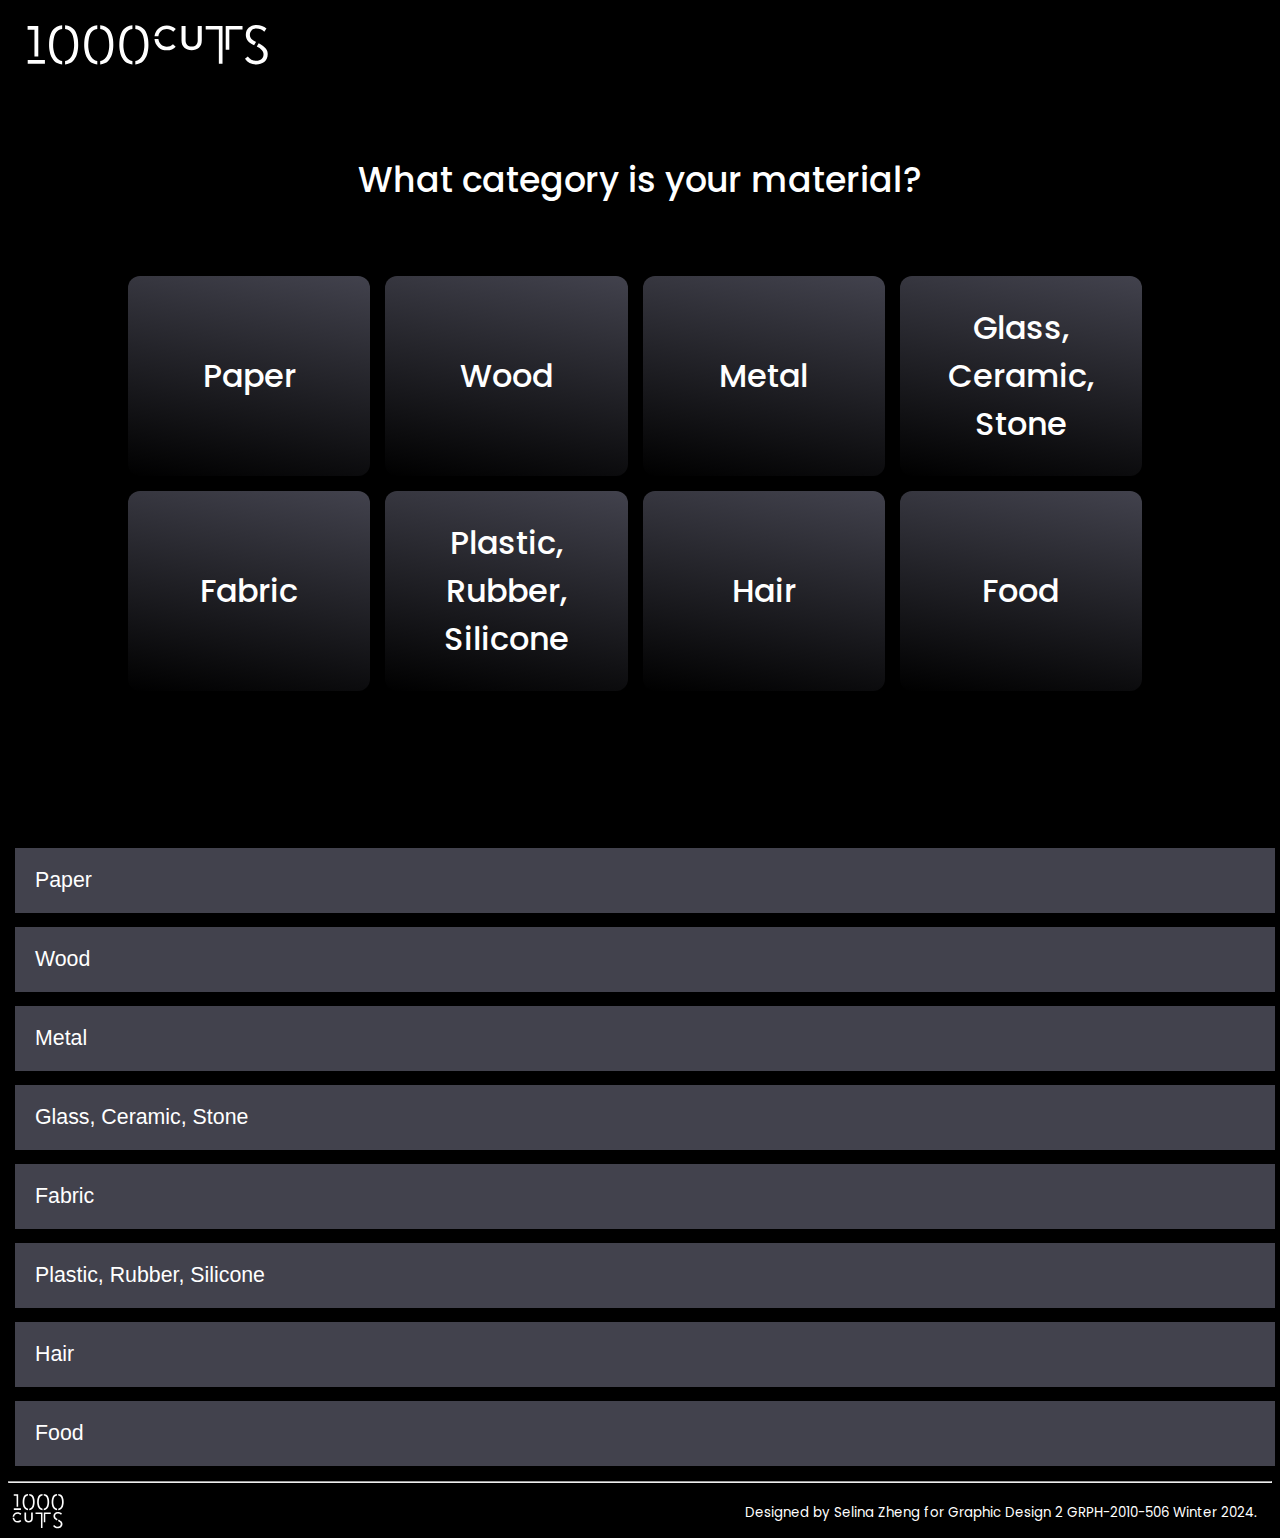
<file: quiz.html>
<!DOCTYPE html>

<html>
	<head>
		<title>
			Material Quiz
		</title>
		<link rel="stylesheet" href="style.css">
		<link rel="preconnect" href="https://fonts.googleapis.com">
		<link rel="preconnect" href="https://fonts.gstatic.com" crossorigin>
		<link href="https://fonts.googleapis.com/css2?family=Poppins:ital,wght@0,100;0,200;0,300;0,400;0,500;0,600;0,700;0,800;0,900;1,100;1,200;1,300;1,400;1,500;1,600;1,700;1,800;1,900&display=swap" rel="stylesheet">
	</head>
	<body>
		<header>
			<a href="index.html">
			<img id="cornerbutton" src="images/wordmarkv2-01.svg" height="75px">
			</a>
		</header>
	<!---	Was trying checkboxes. Opted for collapsable sections instead due to time constraints and the complexity of quizes.
			<section class="materials">
			<span>What Category is your material?</span>
			<br>
			<input type="checkbox" name="material" id="Paper" value="Paper">
         	 <label for="Paper">Paper/Cardboard</label>
          	<input type="checkbox" name="material" id="Wood" value="Wood">
         	 <label for="Wood">Wood</label>
          	<input type="checkbox" name="Plastic" id="Plastic" value="Plastic">
          	<label for="Plastic">Plastic/Rubber/Silicone</label>
          	 <input type="checkbox" name="material" id="Metal" value="Metal">
         	 <label for="Metal">Metal</label>
         	<input type="checkbox" name="material" id="Fabric" value="Fabric">
         	 <label for="Fabric">Fabric</label>
         	<input type="checkbox" name="material" id="Glass" value="Glass">
         	 <label for="Glass">Glass/Ceramic/Stone</label>
         	<input type="checkbox" name="material" id="Hair" value="Hair">
         	 <label for="Hair">Hair</label>
         	<input type="checkbox" name="material" id="Food" value="Food">
         	 <label for="Food">Food</label>  
         	<hr>
			</section>--->
	<!--<div id="photo-back">-->
		<div id="quiz-header">
			What category is your material?
		</div>
	
		<div id="quiz-grid">
			<div id="material-quiz-page">
				<a id="material-select" href="#collap-paper">Paper</a>
				<a id="material-select" href="#collap-wood">Wood</a>
				<a id="material-select" href="#collap-metal">Metal</a>
				<a id="material-select" href="#collap-glass">Glass, Ceramic, Stone</a>
				<a id="material-select" href="#collap-fabr">Fabric</a>
				<a id="material-select" href="#collap-plas">Plastic, Rubber, Silicone</a>
				<a id="material-select" href="#collap-hair">Hair</a>
				<a id="material-select" href="#collap-food">Food</a>
			</div>
		</div>
<!---collapsable button code learned and sourced from w3 schools at this link https://www.w3schools.com/howto/howto_js_collapsible.asp --->
		<div id="material-info">
			<button type="button" class="collapsible" id="collap-paper">Paper</button>
			<div class="content">
  					<p>Tool will vary for depending on thickness
  						<ol>
  							<li> (Thin) Any sharp craft scissors.</li>
  							<li>(A little stiff) Sharp craft scissors or a slide cutter/guillotine for very straight lines.</li>
  							<li>(Very solid boards) An Olfa knife and ruler.</li>
  						</ol>
  					</p>
  			</div>

			<button type="button" class="collapsible" id="collap-wood">Wood</button>
			<div class="content">
  				<p>Tool will vary for depending on thickness<br>
  					<ol>
  						<li>(Paper thickness) An Olfa knife with a ruler will work. Use the score and snap technique.</li>
  						<li>(1 in thick) Japanese saw. </li>
  						<li>(A few inches thick) Hand saw. </li>
  						<li>(Any thicker) Power or chain saw.</li>
  					</ol>
  					<h6>
  						Consider visiting your nearest home improvement store or lumber technician.<br>
  						Other tools: Carving chisels, good for small details.
  					</h6>
  				</p>
			</div>

			<button type="button" class="collapsible" id="collap-metal">Metal</button>
			<div class="content">
  				<p>Tool will vary for depending on thickness
  					<ol>
  						<li>For aluminum foil and other thin metal, pair of kitchen scissors will do.</li>
  						<li>For sheet metal and slightly thicker, tin snips or an angle grinder with cutoff wheel attachment.</li>
  						<li>Any thicker, use a band saw. </li>
  					</ol>
  					<h6>
  						Consider seeking a professional's help.
  					</h6>
  				</p>
			</div>

			<button type="button" class="collapsible" id="collap-glass">Glass, Ceramic, Stone</button>
			<div class="content">
  				<p>Any of these tools may work depending on thickness and personal experience 
  					<ol>
  						<li>For thin stuff use a glass cutter.</li>
  						<li>Thicker tiles may require a wet table saw.</li>
  						<li>An angle cutter can work for large pieces but should only be used if you have experience.</li>
  					</ol>
  					<h6>
  						Consider seeking a professional's help.
  					</h6>
  				</p>
  			</div>

			<button type="button" class="collapsible" id="collap-fabr">Fabric</button>
			<div class="content">
  					<p>
  						<ul>
  							<li>For short cuts use any fabric shears.</li>
  							<li>For long cuts using a rotary cutter and an acrylic ruler for straight lines.</li>
  							<li>For fabric that frays easily use pinking shears.</li>
  						</ul>
  						<h6>
  							Consider seeking help from a professional tailor or seamstress.
  						</h6>
  					</p>
  			</div>

			<button type="button" class="collapsible" id="collap-plas">Plastic, Rubber, Silicone</button>
			<div class="content">
  					<p>Tool will vary for depending on thickness
  						<ol>
  							<li>(Paper thin) Any sharp craft scissors.</li>
  							<li>(A little stiff) An Olfa knife with a ruler will work. Use the score and snap technique.</li>
  							<li>(Thick and round) Pipe cutter. </li>
  							<li>(Any thicker) Fine tooth saw or jig saw. Consider seeking a professional's help.</li>
  						</ol>
  						<h6>
  							Note: Durable string in a sawing back and forth motion will work in a pinch for things that do not need precision.
  						</h6>
  					</p>
  			</div>

			<button type="button" class="collapsible" id="collap-hair">Hair</button>
			<div class="content">
  					<p>You are liable for your own bad haircuts.
  						<ul>
  							<li>For basic cuts using any sharpened hair cutting shears.</li>
  							<li>To add layers in your hair, thinning shears come in many different teeth counts for different effects. More teeth will cut less, less teeth will cut more.</li>
  						</ul>
  						<h6>
  							Other scissors for hair: Eyebrow scissors, Nose hair trimming scissors.
  						</h6>
  					</p>
  			</div>

			<button type="button" class="collapsible" id="collap-food">Food</button>
			<div class="content">
  					<p>Any of these tools may work depending on the task
  						<ul>
  							<li>Basic Kitchen knife</li>
  							<li>Asian Vegetable knife</li>
  							<li>Paring knife</li>
  							<li>Meat Cleaver</li>
  							<li>Fish descaler</li>
  						</ul>
  					</p>
  			</div>
  			  			  			
		</div>
	<script type="text/javascript">
		var coll = document.getElementsByClassName("collapsible");
		var i;

		for (i = 0; i < coll.length; i++) {
  		coll[i].addEventListener("click", function() {
   		 this.classList.toggle("active");
    	var content = this.nextElementSibling;
   		 if (content.style.display === "block") {
     	 content.style.display = "none";
  		  } else {
      	content.style.display = "block";
   		 }
  		});
		}
		vgmvjhj,hv
	</script>

		<footer>
			<hr>
			<a href="index.html">
			<img id="footlogo" src="images/wordmarkv2-02.svg" height="40px">
			</a>
			<div class="footer-text">
			Designed by Selina Zheng for Graphic Design 2 GRPH-2010-506 Winter 2024.
			</div>
		</footer>
	</body>

</html>
</file>
<file: style.css>
@font-face{
	font-family: ACoupe;
	src:url(webfonts/ACoupe-8.woff);
}
@font-face{
	font-family: Poppins;
}
#masthead{
	display: flex;
	margin-right: auto;
	margin-left: auto;
	padding-top: 50px;
}
.subhead{
	display: block;
	text-align: center;
	font-weight: 400;
}
/*saw linear gradients on the motorcycle page I used as a visual reference. Inspected element and found it in the css.*/
#quizbutton{
	background-image: linear-gradient(350deg, rgba(66, 66, 77, 1.0), rgba(102, 61, 166, 1.0));
	width: 140px;
	height: auto;
	font-weight: 500;
	font-size: 14pt;
	padding: 10px;
	padding-bottom: px;
	text-align: center;
	margin: auto;
	margin-top: 20px;
	margin-bottom: 70px;
	display: block;
	border-radius: 60px;
}
#finder{
	background-image: linear-gradient(10deg, rgba(82, 242, 124, 1.0), #FFFFFF);
	color: #000000;
	font-weight: 500;
	text-align: center;
	display: block;
	margin: auto;
	width: 55%;
	height: auto;
	padding: 15px;
	border-radius: 25px;
	margin-top: -80px;
	font-size: 14pt;
}
#image-scaling{
	height: auto;
	width: 35px;
	margin-bottom: -11px;
	margin-top: -30px;
	margin-left: 250px;
}
.resource-screen{
	background-color: rgba(102, 61, 166, 1.0);
	/*background-image: url("images/metalsheet.png");*/
	padding-top: 50px;
	display: block;
}
.resourcecontainer{
	padding-top: 80px;
	margin-left: 150px;
	margin-right: 150px;
	margin-bottom: 100px;
	display: grid;
	grid-template-columns: 1fr 1fr;
	grid-template-rows: 200px 200px 200px;
	grid-gap: 10px;	
	grid-column-start: 1;
	grid-column-end: 3;
}
.cardblock{
	display: flex;
	margin: 10px;
	font-family: Poppins;
	font-size: 20pt;
	text-decoration: none;
	background-image: linear-gradient(10deg, rgba(66, 66, 77, 1.0), rgba(102, 61, 166, 1.0));
	border-radius: 45px;
	padding: 50px;
	align-items: center;
	justify-content: center;
	text-align: center;
}
.cardblock1{
	grid-column-start: 1;
	grid-column-end: span 2;
	display: flex;
	margin: 10px;
	font-family: Poppins;
	font-size: 24pt;
	text-decoration: none;
	background-image: linear-gradient(10deg, rgba(66, 66, 77, 1.0), rgba(102, 61, 166, 1.0));
	border-radius: 45px;
	padding: 50px;
	align-items: center;
	justify-content: center;
}

#cardtitle{
	font-family: Poppins;
	font-weight: 700;
	font-size: 32pt;
	color: #FFFFFF;
	grid-column-start: 1;
	grid-column-end: 3;
	text-align: center;
}
article{
	font-family: Poppins;
}
body{
	color: #FFFFFF;
	background-color: rgba(0, 0, 0, 1.0);
	font-family: Poppins;
	font-weight: 600;
}
/*#photo-back{
	background-image: url("images/scissorarray.jpeg");
	background-size: cover;
}*/
h6{
	font-weight: 400;
	font-size: 12pt;
}
a{
	color: white;
	text-decoration: none;
}
#select-title{
	color: white;
	font-size: 22pt;
	font-family: Poppins;
	font-weight: 600;
	word-wrap: break-word;
	padding-right: 20px;
	padding-top: 5px;
}
#selection-box{
	padding: 35px;
	display:flex;
	margin-top: 60px;
	margin-bottom:10px;
	justify-content:center;
}
#submit-button{
	width: 88px;
	height: 40px;
	background-color: rgba(102, 61, 166, 1.0);
	color: white;
	font-family: Poppins;
	font-weight: 600;
	border-radius: 10px;
}
#material{
	margin-right: 15px;
	font-family: Poppins;
	font-size: 14pt;
	background-color: rgba(66, 66, 77, 1.0);
	width: 205px;
	height: 55px;
	border-radius: 60px;
	color: white;
	text-align: center;
}
#toolres{
	margin: auto;
	width: 800px;
	padding-top: px;
	padding-bottom: 10px;
	text-align: center;
	font-weight: 600;
	font-size: 24pt;
}

footer{
	background-color: #000000;
	align-items: center;
	display: block;
}
.footer-text{
	margin-right: 15px;
	font-weight:400;
	font-size: 10pt;
}
.footer-text{
	text-align: right;
	margin-top: -35px;	
}
/* Quiz page*/
#quiz-header{
	font-size: 26pt;
	text-align: center;
	font-weight: 500;
	margin-top: 15px;
	padding: 50px;
}
#quiz-grid{
	background-color: #000000;
}
#material-quiz-page{
	margin-top: 20px;
	display: grid;
	grid-template-rows: 200px 200px;
	grid-template-columns: 1fr 1fr 1fr 1fr;
	grid-gap: 15px;
	margin-left: 120px;
	margin-right: 130px;
	text-align: center;	
}

#material-select{
	background-image: linear-gradient(190deg, rgba(66, 66, 77, 1.0), #000000);
	display: flex;
	font-weight: 500;
	font-size: 24pt;
	padding: 10px;
	border-radius: 12px;
	justify-content: center;
	align-items: center;
}
#material-info{
	margin-top: 150px;
	margin-bottom: px;
}
/* this styling for the collapible section is derived from w3 schools, as cited in the html document*/
.collapsible {
  background-color: rgba(66, 66, 77, 1.0);
  color: #FFFFFF;
  cursor: pointer;
  padding: 20px;
  width: 100%;
  border-style: solid;
  text-align: left;
  outline: none;
  font-size: 16pt;
  margin: 5px;
}
.active, .collapsible:hover {
  background-color: rgba(82, 242, 124, 0.75);
}
.content {
  padding: 0 20px;
  display: none;
  overflow: hidden;
  background-color: rgba(102, 61, 166, 1.0);
}
</file>
